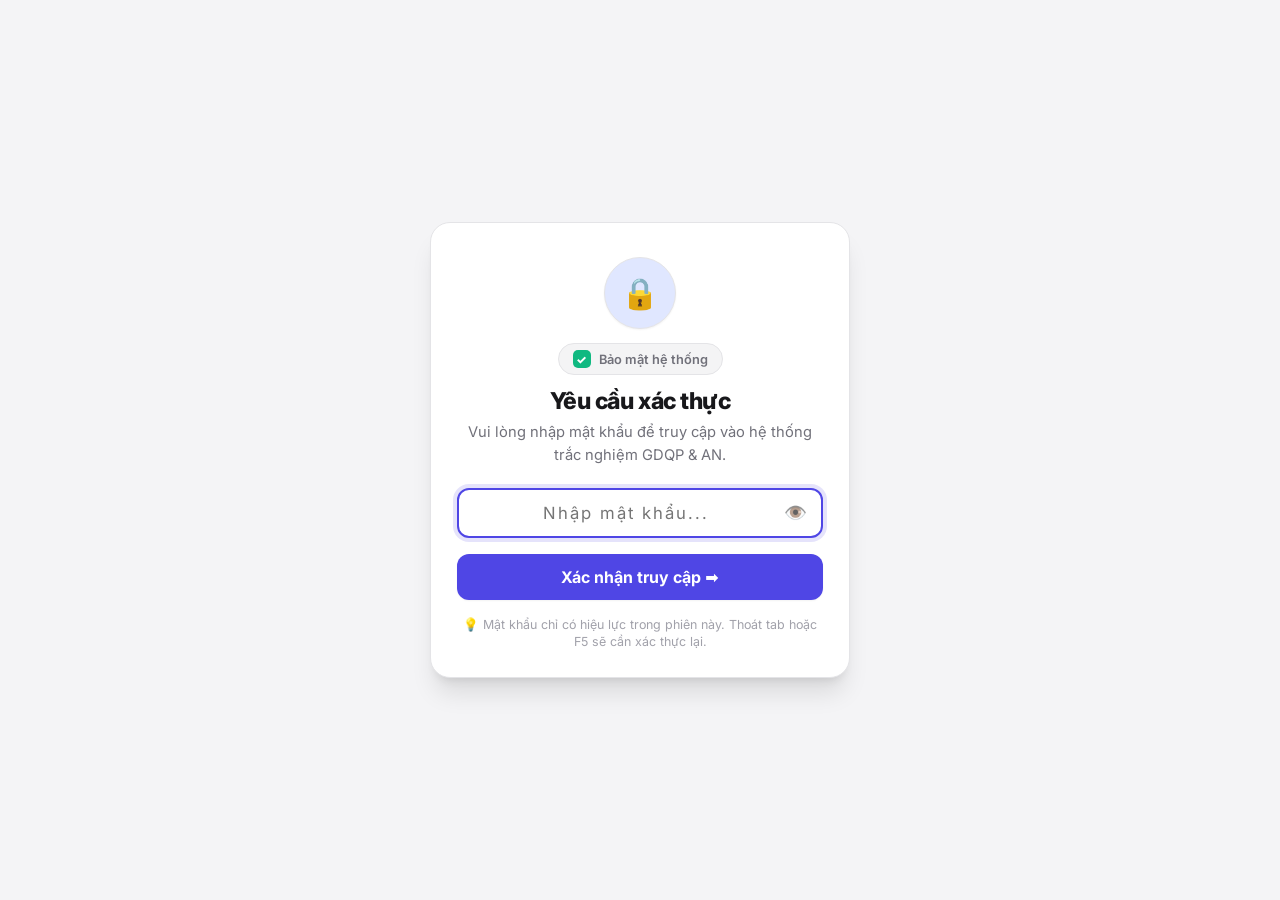
<file: index.html>
<!DOCTYPE html>
<html lang="vi">
<head>
    <meta charset="UTF-8">
    <meta name="viewport" content="width=device-width, initial-scale=1.0">
    <meta name="theme-color" content="#f4f4f6">
    <meta name="description" content="Ôn tập trắc nghiệm Giáo dục Quốc phòng và An ninh (GDQP & AN)">
    <title>GDQP và AN</title>
    <link rel="stylesheet" href="style.css?v=2.3">
    <link rel="preconnect" href="https://fonts.googleapis.com">
    <link rel="preconnect" href="https://fonts.gstatic.com" crossorigin>
    <link href="https://fonts.googleapis.com/css2?family=Inter:wght@400;600;700;800&display=swap" rel="stylesheet">
    <style>
        /* Critical Lock Screen Styles (Bảo đảm luôn hiển thị chuẩn tâm & phủ kín màn hình dù CSS chưa tải xong) */
        .lock-overlay {
            position: fixed !important;
            top: 0 !important;
            left: 0 !important;
            right: 0 !important;
            bottom: 0 !important;
            width: 100vw !important;
            height: 100vh !important;
            z-index: 999999 !important;
            background: #f4f4f6 !important;
            display: flex !important;
            align-items: center !important;
            justify-content: center !important;
            padding: 20px !important;
            box-sizing: border-box !important;
            margin: 0 !important;
            transition: opacity 0.3s ease, visibility 0.3s ease !important;
        }
        [data-theme="dark"] .lock-overlay {
            background: #09090b !important;
        }
        .lock-overlay.hidden {
            display: none !important;
        }
        .lock-card {
            width: min(92vw, 420px) !important;
            background: #ffffff !important;
            border: 1px solid #e4e4e7 !important;
            border-radius: 20px !important;
            padding: 34px 26px 26px !important;
            box-shadow: 0 20px 25px -5px rgba(0, 0, 0, 0.1), 0 8px 10px -6px rgba(0, 0, 0, 0.1) !important;
            text-align: center !important;
            display: flex !important;
            flex-direction: column !important;
            align-items: center !important;
            box-sizing: border-box !important;
            font-family: 'Inter', system-ui, -apple-system, sans-serif !important;
        }
        [data-theme="dark"] .lock-card {
            background: #18181b !important;
            border-color: #27272a !important;
            box-shadow: 0 25px 50px -12px rgba(0, 0, 0, 0.6) !important;
        }
        .lock-icon-wrap {
            width: 72px !important;
            height: 72px !important;
            border-radius: 50% !important;
            background: #e0e7ff !important;
            display: flex !important;
            align-items: center !important;
            justify-content: center !important;
            margin-bottom: 14px !important;
            font-size: 2rem !important;
        }
        [data-theme="dark"] .lock-icon-wrap {
            background: rgba(99, 102, 241, 0.2) !important;
        }
        .lock-title {
            font-size: 1.45rem !important;
            font-weight: 800 !important;
            color: #18181b !important;
            margin: 0 0 6px 0 !important;
        }
        [data-theme="dark"] .lock-title {
            color: #fafafa !important;
        }
        .lock-desc {
            font-size: 0.92rem !important;
            color: #71717a !important;
            line-height: 1.5 !important;
            margin: 0 0 22px 0 !important;
        }
        [data-theme="dark"] .lock-desc {
            color: #a1a1aa !important;
        }
        .lock-form {
            width: 100% !important;
            display: flex !important;
            flex-direction: column !important;
            gap: 12px !important;
        }
        .lock-input-group {
            position: relative !important;
            width: 100% !important;
            display: flex !important;
            align-items: center !important;
        }
        .lock-input {
            width: 100% !important;
            padding: 13px 44px 13px 16px !important;
            font-size: 1.05rem !important;
            font-family: inherit !important;
            border-radius: 12px !important;
            border: 2px solid #e4e4e7 !important;
            background: #f4f4f6 !important;
            color: #18181b !important;
            box-sizing: border-box !important;
            outline: none !important;
            letter-spacing: 2px !important;
            text-align: center !important;
            transition: all 0.2s ease !important;
        }
        [data-theme="dark"] .lock-input {
            background: #27272a !important;
            border-color: #3f3f46 !important;
            color: #fafafa !important;
        }
        .lock-input:focus {
            border-color: #4f46e5 !important;
            background: #ffffff !important;
            box-shadow: 0 0 0 4px rgba(79, 70, 229, 0.15) !important;
        }
        [data-theme="dark"] .lock-input:focus {
            border-color: #6366f1 !important;
            background: #18181b !important;
            box-shadow: 0 0 0 4px rgba(99, 102, 241, 0.25) !important;
        }
        .lock-toggle-pwd {
            position: absolute !important;
            right: 12px !important;
            background: transparent !important;
            border: none !important;
            cursor: pointer !important;
            font-size: 1.15rem !important;
            padding: 4px !important;
            display: flex !important;
            align-items: center !important;
            justify-content: center !important;
        }
        .lock-error {
            background: #fef2f2 !important;
            color: #dc2626 !important;
            border: 1px solid #fecaca !important;
            border-radius: 10px !important;
            padding: 8px 12px !important;
            font-size: 0.85rem !important;
            font-weight: 600 !important;
        }
        [data-theme="dark"] .lock-error {
            background: rgba(239, 68, 68, 0.15) !important;
            border-color: rgba(239, 68, 68, 0.3) !important;
            color: #f87171 !important;
        }
        .lock-submit-btn {
            width: 100% !important;
            padding: 13px !important;
            font-size: 1rem !important;
            font-weight: 700 !important;
            border-radius: 12px !important;
            background: #4f46e5 !important;
            color: #ffffff !important;
            border: none !important;
            cursor: pointer !important;
            transition: all 0.2s ease !important;
        }
        .lock-submit-btn:hover {
            background: #4338ca !important;
            transform: translateY(-1px) !important;
        }
        .lock-hint {
            font-size: 0.78rem !important;
            color: #a1a1aa !important;
            margin: 16px 0 0 0 !important;
            line-height: 1.4 !important;
        }
        .hidden {
            display: none !important;
        }
    </style>
</head>
<body>
    <button id="theme-toggle" class="theme-toggle-btn" type="button" aria-label="Chuyển chế độ sáng/tối" title="Chuyển giao diện sáng / tối">
        <span class="theme-icon">🌙</span>
        <span class="theme-text">Giao diện tối</span>
    </button>

    <!-- ─── Lock Screen (Security Authentication) ─── -->
    <div id="lock-screen" class="lock-overlay">
        <div class="lock-card">
            <div class="lock-icon-wrap">
                <span class="lock-icon">🔒</span>
            </div>
            <div class="brand-badge" style="margin-bottom: 12px;">
                <span class="badge-check">✓</span>
                <span>Bảo mật hệ thống</span>
            </div>
            <h2 class="lock-title">Yêu cầu xác thực</h2>
            <p class="lock-desc">Vui lòng nhập mật khẩu để truy cập vào hệ thống trắc nghiệm GDQP &amp; AN.</p>
            
            <form id="lock-form" class="lock-form" onsubmit="return false;">
                <div class="lock-input-group">
                    <input type="password" id="lock-password-input" class="lock-input" placeholder="Nhập mật khẩu..." autocomplete="current-password" autofocus required>
                    <button type="button" id="lock-toggle-pwd" class="lock-toggle-pwd" aria-label="Hiện/Ẩn mật khẩu" title="Hiện / Ẩn mật khẩu">👁️</button>
                </div>
                <div id="lock-error" class="lock-error hidden">❌ Mật khẩu không chính xác. Vui lòng thử lại!</div>
                <button type="submit" id="lock-submit-btn" class="btn-primary lock-submit-btn">Xác nhận truy cập ➡️</button>
            </form>

            <p class="lock-hint">💡 Mật khẩu chỉ có hiệu lực trong phiên này. Thoát tab hoặc F5 sẽ cần xác thực lại.</p>
        </div>
    </div>

    <div id="home-screen" class="container home-container hidden">
        <div class="brand-badge">
            <span class="badge-check">✓</span>
            <span>GDQP & AN Ôn thi trắc nghiệm</span>
        </div>
        <h1 class="app-title">Giáo Dục Quốc Phòng</h1>
        <p class="app-subtitle">Chọn học phần để bắt đầu luyện tập:</p>
        <div id="subject-list" class="subject-grid"></div>
    </div>

    <div id="quiz-app" class="quiz-wrapper hidden">
        <div class="quiz-main">
            <div class="top-bar">
                <div class="top-actions">
                    <button id="back-home-btn" class="btn-icon" type="button">🏠 Trang chủ</button>
                    <button id="change-mode-btn" class="btn-icon hidden" type="button">🎯 Đổi chế độ</button>
                    <button id="shuffle-btn" class="btn-icon hidden" type="button">🔀 Trộn đề</button>
                </div>
                <h3 id="current-subject-name">Môn học</h3>
            </div>

            <div id="part-selection" class="hidden">
                <h2 class="mode-title">Chọn phần học</h2>
                <div id="part-list" class="chapter-grid"></div>
            </div>

            <div id="mode-selection" class="hidden">
                <div class="mode-header">
                    <h2 class="mode-title">Chọn chế độ học</h2>
                    <p class="mode-subtitle" id="mode-subject-desc">Học phần</p>
                </div>
                <div class="mode-grid">
                    <div class="mode-card practice-card" data-mode="practice">
                        <div class="mode-icon">📚</div>
                        <div class="mode-info">
                            <h3>Luyện tập tự do</h3>
                            <p>Ôn tập theo từng chương hoặc toàn bộ câu hỏi. Hiển thị đáp án đúng/sai ngay lập tức khi chọn.</p>
                        </div>
                        <button class="btn-mode-action" type="button">Vào luyện tập ➡️</button>
                    </div>
                    <div class="mode-card exam-card" data-mode="exam">
                        <span class="mode-badge-tag">Đề thi chuẩn</span>
                        <div class="mode-icon">⏱️</div>
                        <div class="mode-info">
                            <h3>Thi thử</h3>
                            <p>60 câu ngẫu nhiên bốc từ bộ đề, thời gian 50 phút. Chấm điểm thang 10 &amp; tổng hợp đúng/sai.</p>
                        </div>
                        <button class="btn-mode-action btn-mode-exam" type="button">Bắt đầu thi 📝</button>
                    </div>
                </div>
                <div class="mode-actions">
                    <button id="back-home-mode-btn" class="btn-secondary" type="button">🏠 Về danh sách môn học</button>
                </div>
            </div>

            <div id="chapter-selection" class="hidden">
                <h3 class="chapter-title">Chọn nội dung luyện tập</h3>
                <div id="chapter-list" class="chapter-grid"></div>
                <button id="back-mode-btn" class="btn-secondary full-width" type="button">⬅️ Quay lại</button>
            </div>

            <div id="quiz-area" class="hidden">
                <div class="quiz-header">
                    <div class="progress-container">
                        <div class="progress-bar" id="progress-bar"></div>
                    </div>
                    <div class="stats">
                        <span id="page-indicator">Trang 1/1</span>
                        <span id="score-display">Luyện tập</span>
                    </div>
                </div>
                <div id="quiz-list" class="quiz-list-container"></div>
                <div class="quiz-footer">
                    <div class="button-group">
                        <button id="prev-page-btn" class="btn-secondary hidden" type="button">⬅️ Trước</button>
                        <button id="next-page-btn" class="btn-primary" type="button">Sau ➡️</button>
                    </div>
                </div>
            </div>
        </div>

        <div class="quiz-sidebar" id="sidebar-area">
            <div id="timer-box" class="timer-card hidden">
                <span class="timer-icon">⏳</span>
                <span id="timer-text">50:00</span>
            </div>
            <button id="submit-now-btn" class="btn-submit-exam hidden" type="button">📝 NỘP BÀI NGAY</button>

            <div id="progress-tracker" class="progress-tracker-card">
                <h4>📊 Tiến độ làm bài</h4>
                <div class="tracker-bar-wrap">
                    <div class="tracker-fill-correct" id="tracker-fill-correct"></div>
                    <div class="tracker-fill-wrong" id="tracker-fill-wrong"></div>
                </div>
                <div class="tracker-stats" id="tracker-stats"></div>
            </div>
            <button id="summary-btn" class="btn-summary hidden" type="button">📊 Xem tổng hợp kết quả</button>

            <div class="palette-container">
                <h4>Danh sách câu hỏi</h4>
                <div id="question-palette" class="palette-grid"></div>
                <div class="palette-note" id="palette-note">
                    <span class="note-item"><span class="dot done"></span>Đã làm</span>
                    <span class="note-item"><span class="dot current"></span>Trang này</span>
                    <span class="note-item">📌 Đã ghim</span>
                </div>
            </div>
        </div>
    </div>

    <div id="result-modal" class="result-modal hidden">
        <div class="result-content result-content-large" id="result-content">
            <!-- Dynamically filled by JS showResults() -->
        </div>
    </div>

    <div id="exit-modal" class="result-modal hidden">
        <div class="result-content small-modal">
            <h3 class="exit-title">⚠️ Xác nhận thoát?</h3>
            <p class="exit-message">Tiến độ bài làm sẽ bị reset. Bạn có chắc chắn muốn về trang chủ?</p>
            <div class="modal-buttons">
                <button id="close-exit-btn" class="btn-secondary" type="button">Hủy bỏ</button>
                <button id="confirm-exit-btn" class="btn-primary danger" type="button">Đồng ý</button>
            </div>
        </div>
    </div>

    <footer class="app-footer">
        <div class="footer-badge">
            <img src="author.png" alt="Thanh Tùng IFC" class="footer-avatar">
            <span class="footer-text">MADE BY THANH TÙNG IFC</span>
        </div>
    </footer>

    <script src="data.js?v=2.3"></script>
    <script src="script.js?v=2.3"></script>
</body>
</html>
</file>
<file: style.css>
/* ═══════════════════════════════════════════════════════════════════════════
   DESIGN SYSTEM – MINIMALIST MODERN MONOCHROME (MATERIAL INSPIRATION)
   ═══════════════════════════════════════════════════════════════════════════ */

:root {
    /* ── Light Mode Colors (Theo chất liệu ảnh) ── */
    --bg-color: #f4f4f6;
    --card-bg: #ffffff;
    --surface-muted: #f4f4f5;
    --surface-subtle: #fafafa;
    --surface-hover: #ececee;
    --text-main: #09090b;
    --text-muted: #71717a;
    --border: #e4e4e7;
    --border-hover: #a1a1aa;

    /* Pill & Primary (Monochrome Tech Aesthetic) */
    --pill-bg: #18181b;
    --pill-text: #ffffff;
    --pill-hover: #27272a;

    --primary-color: #18181b;
    --primary-text: #ffffff;
    --primary-hover: #27272a;

    --secondary-bg: #ffffff;
    --secondary-border: #e4e4e7;
    --secondary-text: #18181b;
    --secondary-hover: #f4f4f5;

    /* Accents (Mint Green từ checkmark góc trái ảnh & Red tinh tế) */
    --success: #10b981;
    --success-bg: #ecfdf5;
    --success-border: #a7f3d0;
    --success-text: #065f46;

    --danger: #ef4444;
    --danger-bg: #fef2f2;
    --danger-border: #fca5a5;
    --danger-text: #991b1b;

    --warning: #f59e0b;
    --warning-bg: #fffbeb;
    --warning-border: #fde68a;
    --warning-text: #b45309;

    --shadow-sm: 0 1px 2px 0 rgba(0, 0, 0, 0.05);
    --shadow-md: 0 4px 16px -1px rgba(0, 0, 0, 0.06), 0 2px 4px -2px rgba(0, 0, 0, 0.04);
    --shadow-lg: 0 12px 32px -4px rgba(0, 0, 0, 0.08);

    --radius-sm: 8px;
    --radius-md: 12px;
    --radius-lg: 18px;
    --radius-xl: 22px;
    --radius-full: 9999px;

    --transition: 0.2s cubic-bezier(0.16, 1, 0.3, 1);
}

/* ── Dark Mode ── */
[data-theme="dark"] {
    --bg-color: #09090b;
    --card-bg: #18181b;
    --surface-muted: #27272a;
    --surface-subtle: #1f1f23;
    --surface-hover: #323238;
    --text-main: #f4f4f5;
    --text-muted: #a1a1aa;
    --border: #27272a;
    --border-hover: #52525b;

    --pill-bg: #fafafa;
    --pill-text: #09090b;
    --pill-hover: #e4e4e7;

    --primary-color: #fafafa;
    --primary-text: #09090b;
    --primary-hover: #e4e4e7;

    --secondary-bg: #18181b;
    --secondary-border: #27272a;
    --secondary-text: #f4f4f5;
    --secondary-hover: #27272a;

    --success: #10b981;
    --success-bg: rgba(16, 185, 129, 0.15);
    --success-border: rgba(16, 185, 129, 0.35);
    --success-text: #6ee7b7;

    --danger: #ef4444;
    --danger-bg: rgba(239, 68, 68, 0.15);
    --danger-border: rgba(239, 68, 68, 0.35);
    --danger-text: #fca5a5;

    --warning: #f59e0b;
    --warning-bg: rgba(245, 158, 11, 0.15);
    --warning-border: rgba(245, 158, 11, 0.35);
    --warning-text: #fde68a;

    --shadow-sm: 0 1px 2px 0 rgba(0, 0, 0, 0.5);
    --shadow-md: 0 4px 20px rgba(0, 0, 0, 0.45);
    --shadow-lg: 0 12px 36px rgba(0, 0, 0, 0.65);
}

/* ═══════════════════════════════════════════════════════════════════════════
   BASE STYLES & RESET
   ═══════════════════════════════════════════════════════════════════════════ */

* {
    box-sizing: border-box;
    transition: background-color var(--transition), border-color var(--transition), color var(--transition);
}

body {
    margin: 0;
    font-family: 'Inter', -apple-system, BlinkMacSystemFont, "Segoe UI", Roboto, sans-serif;
    background: var(--bg-color);
    color: var(--text-main);
    padding: 24px;
    min-height: 100vh;
    display: flex;
    flex-direction: column;
    -webkit-font-smoothing: antialiased;
}

button {
    font: inherit;
    border: none;
    outline: none;
}

button:focus-visible {
    outline: 2px solid var(--text-main);
    outline-offset: 2px;
}

.hidden {
    display: none !important;
}

/* ═══════════════════════════════════════════════════════════════════════════
   THEME TOGGLE BUTTON (Pill shape floating)
   ═══════════════════════════════════════════════════════════════════════════ */

.theme-toggle-btn {
    position: fixed;
    top: 20px;
    right: 24px;
    z-index: 100000;
    display: inline-flex;
    align-items: center;
    gap: 8px;
    background: var(--card-bg);
    color: var(--text-main);
    border: 1px solid var(--border);
    border-radius: var(--radius-full);
    padding: 8px 16px;
    font-size: 0.85rem;
    font-weight: 600;
    cursor: pointer;
    box-shadow: var(--shadow-sm);
    backdrop-filter: blur(8px);
}

.theme-toggle-btn:hover {
    border-color: var(--border-hover);
    transform: translateY(-1px);
    box-shadow: var(--shadow-md);
}

.theme-icon {
    font-size: 1rem;
    line-height: 1;
}

/* ═══════════════════════════════════════════════════════════════════════════
   LOCK SCREEN (SECURITY AUTHENTICATION)
   ═══════════════════════════════════════════════════════════════════════════ */

.lock-overlay {
    position: fixed;
    top: 0;
    left: 0;
    right: 0;
    bottom: 0;
    width: 100vw;
    height: 100vh;
    inset: 0;
    z-index: 99999;
    background: var(--bg-main);
    display: flex;
    align-items: center;
    justify-content: center;
    padding: 20px;
    box-sizing: border-box;
    transition: opacity 0.3s ease, visibility 0.3s ease;
}

.lock-overlay.hidden {
    display: none !important;
}

.lock-overlay.unlocking {
    opacity: 0;
    visibility: hidden;
    pointer-events: none;
}

.lock-card {
    width: min(92vw, 420px);
    background: var(--card-bg);
    border: 1px solid var(--border);
    border-radius: var(--radius-lg);
    padding: 34px 26px 26px;
    box-shadow: var(--shadow-lg);
    text-align: center;
    display: flex;
    flex-direction: column;
    align-items: center;
    animation: lockCardAppear 0.35s ease;
}

@keyframes lockCardAppear {
    from {
        opacity: 0;
        transform: scale(0.94) translateY(10px);
    }
    to {
        opacity: 1;
        transform: scale(1) translateY(0);
    }
}

.lock-icon-wrap {
    width: 62px;
    height: 62px;
    border-radius: 50%;
    background: var(--surface-muted);
    border: 1px solid var(--border);
    display: flex;
    align-items: center;
    justify-content: center;
    margin-bottom: 14px;
    box-shadow: var(--shadow-sm);
}

.lock-icon {
    font-size: 1.9rem;
    line-height: 1;
}

.lock-title {
    margin: 0 0 8px;
    font-size: 1.35rem;
    font-weight: 800;
    color: var(--text-main);
    letter-spacing: -0.02em;
}

.lock-desc {
    margin: 0 0 20px;
    color: var(--text-muted);
    font-size: 0.9rem;
    line-height: 1.5;
}

.lock-form {
    width: 100%;
    display: flex;
    flex-direction: column;
    gap: 12px;
}

.lock-input-group {
    position: relative;
    width: 100%;
    display: flex;
    align-items: center;
}

.lock-input {
    width: 100%;
    padding: 12px 46px 12px 16px;
    background: var(--surface-subtle);
    border: 1.5px solid var(--border);
    border-radius: var(--radius-md);
    color: var(--text-main);
    font-size: 1rem;
    font-family: inherit;
    outline: none;
    transition: border-color 0.15s ease, box-shadow 0.15s ease;
}

.lock-input:focus {
    border-color: var(--border-hover);
    box-shadow: 0 0 0 3px rgba(0, 0, 0, 0.08);
}

[data-theme="dark"] .lock-input:focus {
    box-shadow: 0 0 0 3px rgba(255, 255, 255, 0.12);
}

.lock-toggle-pwd {
    position: absolute;
    right: 12px;
    background: none;
    border: none;
    font-size: 1.15rem;
    cursor: pointer;
    padding: 4px;
    line-height: 1;
    opacity: 0.7;
    transition: opacity 0.15s ease, transform 0.1s ease;
}

.lock-toggle-pwd:hover {
    opacity: 1;
    transform: scale(1.1);
}

.lock-error {
    color: var(--danger);
    font-size: 0.84rem;
    font-weight: 600;
    text-align: left;
    margin-top: -2px;
}

.lock-submit-btn {
    width: 100%;
    padding: 12px;
    font-size: 0.95rem;
    font-weight: 700;
    margin-top: 4px;
}

.lock-hint {
    margin: 18px 0 0;
    color: var(--text-muted);
    font-size: 0.76rem;
    line-height: 1.4;
}

@keyframes lockShake {
    0%, 100% { transform: translateX(0); }
    20%, 60% { transform: translateX(-8px); }
    40%, 80% { transform: translateX(8px); }
}

.lock-input.shake {
    animation: lockShake 0.4s ease;
    border-color: var(--danger) !important;
}

/* ═══════════════════════════════════════════════════════════════════════════
   HOME SCREEN & CONTAINERS
   ═══════════════════════════════════════════════════════════════════════════ */

.container {
    max-width: 720px;
    margin: 60px auto 30px;
    background: var(--card-bg);
    border: 1px solid var(--border);
    border-radius: var(--radius-xl);
    padding: 2.5rem 2rem;
    box-shadow: var(--shadow-md);
}

.brand-badge {
    display: inline-flex;
    align-items: center;
    gap: 8px;
    background: var(--surface-muted);
    border: 1px solid var(--border);
    border-radius: var(--radius-full);
    padding: 6px 14px;
    font-size: 0.8rem;
    font-weight: 600;
    color: var(--text-muted);
    margin: 0 auto 16px;
}

.brand-badge .badge-check {
    display: inline-flex;
    align-items: center;
    justify-content: center;
    width: 18px;
    height: 18px;
    background: var(--success);
    color: white;
    border-radius: 5px;
    font-size: 0.75rem;
    font-weight: 800;
}

.home-container {
    text-align: center;
}

.app-title {
    margin: 0 0 8px;
    color: var(--text-main);
    font-size: clamp(1.8rem, 4vw, 2.4rem);
    font-weight: 800;
    letter-spacing: -0.03em;
}

.app-subtitle {
    margin: 0 0 28px;
    color: var(--text-muted);
    font-size: 1rem;
    font-weight: 500;
}

.subject-grid {
    display: grid;
    grid-template-columns: repeat(auto-fit, minmax(220px, 1fr));
    gap: 14px;
}

.subject-card {
    border: 1px solid var(--border);
    border-radius: var(--radius-lg);
    background: var(--card-bg);
    padding: 1.4rem 1.2rem;
    cursor: pointer;
    text-align: center;
    box-shadow: var(--shadow-sm);
    display: flex;
    flex-direction: column;
    align-items: center;
}

.subject-card:hover {
    border-color: var(--border-hover);
    transform: translateY(-2px);
    box-shadow: var(--shadow-md);
    background: var(--surface-subtle);
}

.subject-icon {
    font-size: 2.4rem;
    margin-bottom: 10px;
    line-height: 1;
}

.subject-name {
    font-weight: 700;
    font-size: 1.05rem;
    color: var(--text-main);
    margin-bottom: 8px;
}

.subject-count {
    display: inline-block;
    background: var(--surface-muted);
    color: var(--text-muted);
    font-weight: 600;
    font-size: 0.8rem;
    padding: 4px 12px;
    border-radius: var(--radius-full);
}

.subject-card-actions {
    display: flex;
    gap: 8px;
    width: 100%;
    margin-top: 14px;
}

.btn-subject-action {
    flex: 1;
    padding: 8px 10px;
    font-size: 0.82rem;
    font-weight: 700;
    border-radius: var(--radius-full);
    cursor: pointer;
    display: inline-flex;
    align-items: center;
    justify-content: center;
    gap: 4px;
    transition: all 0.15s ease;
    white-space: nowrap;
}

.btn-sub-practice {
    background: var(--surface-muted);
    color: var(--text-main);
    border: 1px solid var(--border);
}

.btn-sub-practice:hover {
    background: var(--surface-hover);
    border-color: var(--border-hover);
    transform: translateY(-1px);
}

.btn-sub-exam {
    background: var(--pill-bg);
    color: var(--pill-text);
    border: 1px solid transparent;
}

.btn-sub-exam:hover {
    background: var(--pill-hover);
    transform: translateY(-1px);
}

/* ═══════════════════════════════════════════════════════════════════════════
   QUIZ APP WRAPPER (LAYOUT MAIN + SIDEBAR)
   ═══════════════════════════════════════════════════════════════════════════ */

.quiz-wrapper {
    max-width: 1240px;
    margin: 20px auto;
    display: flex;
    gap: 20px;
    align-items: flex-start;
}

.quiz-main {
    flex: 2;
    background: var(--card-bg);
    border: 1px solid var(--border);
    border-radius: var(--radius-xl);
    padding: 1.8rem;
    box-shadow: var(--shadow-md);
}

.quiz-sidebar {
    flex: 1;
    background: var(--card-bg);
    border: 1px solid var(--border);
    border-radius: var(--radius-xl);
    padding: 1.4rem;
    box-shadow: var(--shadow-md);
    position: sticky;
    top: 20px;
}

/* ── Top Bar ── */
.top-bar {
    display: flex;
    justify-content: space-between;
    align-items: center;
    gap: 12px;
    border-bottom: 1px solid var(--border);
    padding-bottom: 14px;
    margin-bottom: 22px;
}

.top-actions {
    display: flex;
    gap: 10px;
}

#current-subject-name {
    margin: 0;
    font-size: 1.15rem;
    font-weight: 800;
    color: var(--text-main);
    letter-spacing: -0.02em;
}

/* ── Buttons (Pill & Rounded styles) ── */
.btn-icon {
    display: inline-flex;
    align-items: center;
    gap: 6px;
    background: var(--surface-muted);
    color: var(--text-main);
    border: 1px solid var(--border);
    border-radius: var(--radius-full);
    padding: 8px 14px;
    font-size: 0.85rem;
    font-weight: 600;
    cursor: pointer;
}

.btn-icon:hover {
    background: var(--surface-hover);
    border-color: var(--border-hover);
}

.btn-primary {
    background: var(--pill-bg);
    color: var(--pill-text);
    border: 1px solid transparent;
    border-radius: var(--radius-full);
    padding: 0.75rem 1.4rem;
    font-weight: 600;
    font-size: 0.95rem;
    cursor: pointer;
    box-shadow: var(--shadow-sm);
}

.btn-primary:hover {
    background: var(--pill-hover);
    transform: translateY(-1px);
}

.btn-secondary {
    background: var(--card-bg);
    color: var(--text-main);
    border: 1px solid var(--border);
    border-radius: var(--radius-full);
    padding: 0.75rem 1.4rem;
    font-weight: 600;
    font-size: 0.95rem;
    cursor: pointer;
}

.btn-secondary:hover {
    background: var(--surface-muted);
    border-color: var(--border-hover);
}

.btn-submit-exam {
    background: var(--danger);
    color: white;
    width: 100%;
    margin-bottom: 12px;
    padding: 0.85rem 1rem;
    border-radius: var(--radius-full);
    font-weight: 700;
    font-size: 0.92rem;
    cursor: pointer;
    box-shadow: var(--shadow-sm);
}

.btn-submit-exam:hover {
    filter: brightness(1.08);
    transform: translateY(-1px);
}

/* ═══════════════════════════════════════════════════════════════════════════
   MODE & CHAPTER SELECTION
   ═══════════════════════════════════════════════════════════════════════════ */

.mode-header {
    text-align: center;
    margin-bottom: 22px;
}

.mode-title {
    text-align: center;
    margin: 0;
    color: var(--text-main);
    font-size: 1.3rem;
    font-weight: 700;
}

.mode-subtitle {
    margin: 6px 0 0;
    font-size: 0.95rem;
    color: var(--text-muted);
    font-weight: 600;
}

.chapter-title {
    text-align: center;
    margin: 0 0 20px;
    color: var(--text-main);
    font-size: 1.25rem;
    font-weight: 700;
}

.mode-grid {
    display: grid;
    grid-template-columns: repeat(auto-fit, minmax(260px, 1fr));
    gap: 18px;
}

.mode-card {
    position: relative;
    border: 1px solid var(--border);
    border-radius: var(--radius-lg);
    background: var(--card-bg);
    padding: 26px 20px 22px;
    text-align: center;
    cursor: pointer;
    box-shadow: var(--shadow-sm);
    display: flex;
    flex-direction: column;
    align-items: center;
    justify-content: space-between;
    transition: all 0.2s ease;
}

.mode-card.exam-card {
    border-color: var(--border-hover);
}

.mode-card:hover {
    border-color: var(--border-hover);
    transform: translateY(-2px);
    box-shadow: var(--shadow-md);
    background: var(--surface-subtle);
}

.mode-badge-tag {
    position: absolute;
    top: 12px;
    right: 12px;
    background: var(--surface-muted);
    color: var(--text-main);
    font-size: 0.75rem;
    font-weight: 700;
    padding: 4px 10px;
    border-radius: var(--radius-full);
    border: 1px solid var(--border);
}

.mode-icon {
    font-size: 2.8rem;
    margin-bottom: 12px;
    line-height: 1;
}

.mode-info h3 {
    margin: 0 0 8px;
    font-size: 1.2rem;
    color: var(--text-main);
}

.mode-info p {
    margin: 0;
    color: var(--text-muted);
    font-size: 0.92rem;
    line-height: 1.5;
}

.btn-mode-action {
    margin-top: 20px;
    padding: 9px 20px;
    font-size: 0.9rem;
    font-weight: 700;
    border-radius: var(--radius-full);
    background: var(--surface-muted);
    color: var(--text-main);
    border: 1px solid var(--border);
    cursor: pointer;
    transition: all 0.15s ease;
}

.btn-mode-exam {
    background: var(--pill-bg);
    color: var(--pill-text);
    border-color: transparent;
}

.mode-card:hover .btn-mode-action {
    transform: scale(1.03);
}

.mode-actions {
    margin-top: 24px;
    display: flex;
    justify-content: center;
}

.chapter-grid {
    display: grid;
    gap: 12px;
}

.chapter-card {
    display: flex;
    justify-content: space-between;
    align-items: center;
    padding: 14px 18px;
    border: 1px solid var(--border);
    border-radius: var(--radius-md);
    background: var(--card-bg);
    cursor: pointer;
    box-shadow: var(--shadow-sm);
}

.chapter-card:hover {
    border-color: var(--border-hover);
    background: var(--surface-muted);
    transform: translateX(2px);
}

.chapter-card.locked {
    opacity: 0.5;
    cursor: not-allowed;
}

.chapter-card.locked:hover {
    transform: none;
    border-color: var(--border);
    background: var(--card-bg);
}

.chapter-count {
    background: var(--surface-muted);
    border-radius: var(--radius-full);
    padding: 4px 10px;
    font-size: 0.8rem;
    font-weight: 600;
    color: var(--text-muted);
}

.full-width {
    width: 100%;
    margin-top: 18px;
}

/* ═══════════════════════════════════════════════════════════════════════════
   QUIZ AREA & QUESTION CARDS
   ═══════════════════════════════════════════════════════════════════════════ */

.quiz-header {
    margin-bottom: 22px;
}

.progress-container {
    height: 6px;
    background: var(--surface-muted);
    border-radius: var(--radius-full);
    overflow: hidden;
    margin-bottom: 12px;
}

.progress-bar {
    height: 100%;
    width: 0%;
    background: var(--text-main);
    border-radius: var(--radius-full);
}

.stats {
    display: flex;
    justify-content: space-between;
    color: var(--text-muted);
    font-weight: 600;
    font-size: 0.9rem;
}

.question-card {
    border-bottom: 1px solid var(--border);
    padding-bottom: 22px;
    margin-bottom: 22px;
}

.question-card:last-child {
    border-bottom: none;
    margin-bottom: 0;
}

.question-top {
    display: flex;
    justify-content: space-between;
    align-items: flex-start;
    gap: 12px;
    margin-bottom: 16px;
}

.question-title {
    margin: 0;
    font-weight: 700;
    line-height: 1.55;
    font-size: 1.08rem;
    color: var(--text-main);
    flex: 1;
}

.q-number {
    font-weight: 800;
    color: var(--text-main);
}

/* Pill Tag theo phong cách ảnh (đen tuyền) */
.q-tag {
    display: inline-block;
    background: var(--pill-bg);
    color: var(--pill-text);
    border-radius: var(--radius-full);
    padding: 2px 10px;
    font-size: 0.74rem;
    font-weight: 600;
    margin: 0 6px;
    vertical-align: middle;
}

/* Nút Ghim dạng Pill trắng viền mỏng giống "Filters" trong ảnh */
.btn-pin {
    flex-shrink: 0;
    display: inline-flex;
    align-items: center;
    gap: 5px;
    background: var(--card-bg);
    border: 1px solid var(--border);
    border-radius: var(--radius-full);
    padding: 6px 12px;
    font-size: 0.78rem;
    font-weight: 600;
    color: var(--text-muted);
    cursor: pointer;
    box-shadow: var(--shadow-sm);
}

.btn-pin:hover {
    background: var(--surface-muted);
    border-color: var(--border-hover);
    color: var(--text-main);
}

.btn-pin.pinned {
    background: var(--warning-bg);
    border-color: var(--warning);
    color: var(--warning-text);
}

/* Option Items */
.option-item {
    border: 1px solid var(--border);
    border-radius: var(--radius-md);
    padding: 13px 16px;
    margin-bottom: 10px;
    cursor: pointer;
    background: var(--card-bg);
    font-weight: 500;
    font-size: 0.96rem;
    line-height: 1.45;
    color: var(--text-main);
}

.option-item:hover {
    background: var(--surface-muted);
    border-color: var(--border-hover);
}

/* Trạng thái lựa chọn */
.option-item.selected {
    background: var(--surface-muted);
    border: 2px solid var(--text-main);
    font-weight: 600;
}

.option-item.correct {
    background: var(--success-bg);
    border: 1.5px solid var(--success);
    color: var(--success-text);
    font-weight: 600;
}

.option-item.wrong {
    background: var(--danger-bg);
    border: 1.5px solid var(--danger);
    color: var(--danger-text);
    font-weight: 600;
}

.option-item.disabled {
    pointer-events: none;
}

/* Footer & Buttons */
.quiz-footer {
    margin-top: 24px;
    padding-top: 14px;
    border-top: 1px solid var(--border);
}

.button-group {
    display: flex;
    justify-content: space-between;
    gap: 12px;
}

/* ═══════════════════════════════════════════════════════════════════════════
   SIDEBAR & PROGRESS TRACKER
   ═══════════════════════════════════════════════════════════════════════════ */

.timer-card {
    background: var(--danger-bg);
    color: var(--danger);
    border: 1px solid var(--danger-border);
    border-radius: var(--radius-md);
    padding: 10px 14px;
    text-align: center;
    font-size: 1.45rem;
    font-weight: 800;
    font-family: monospace;
    margin-bottom: 12px;
}

.progress-tracker-card {
    background: var(--surface-muted);
    border: 1px solid var(--border);
    border-radius: var(--radius-md);
    padding: 14px;
    margin-bottom: 12px;
}

.progress-tracker-card h4 {
    margin: 0 0 10px;
    font-size: 0.88rem;
    font-weight: 700;
    color: var(--text-main);
}

.tracker-bar-wrap {
    height: 8px;
    background: var(--border);
    border-radius: var(--radius-full);
    overflow: hidden;
    display: flex;
    margin-bottom: 10px;
}

.tracker-fill-correct {
    height: 100%;
    width: 0%;
    background: var(--success);
}

.tracker-fill-wrong {
    height: 100%;
    width: 0%;
    background: var(--danger);
}

.tracker-stats {
    display: flex;
    gap: 8px 12px;
    flex-wrap: wrap;
    font-size: 0.8rem;
    font-weight: 600;
    color: var(--text-main);
}

.tracker-stat-item {
    display: flex;
    align-items: center;
    gap: 5px;
}

.stat-dot {
    width: 7px;
    height: 7px;
    border-radius: 50%;
    display: inline-block;
}

.stat-dot-correct { background: var(--success); }
.stat-dot-wrong   { background: var(--danger); }
.stat-dot-skip    { background: var(--text-muted); }

/* Nút Summary Sidebar */
.btn-summary {
    width: 100%;
    padding: 0.75rem 1rem;
    border: 1px solid var(--border);
    border-radius: var(--radius-full);
    background: var(--card-bg);
    color: var(--text-main);
    font-weight: 700;
    font-size: 0.88rem;
    cursor: pointer;
    box-shadow: var(--shadow-sm);
    margin-bottom: 14px;
}

.btn-summary:hover {
    background: var(--pill-bg);
    color: var(--pill-text);
    border-color: var(--pill-bg);
}

/* Palette Câu hỏi */
.palette-container h4 {
    margin: 0 0 12px;
    font-size: 0.95rem;
    font-weight: 700;
    color: var(--text-main);
}

.palette-grid {
    display: grid;
    grid-template-columns: repeat(5, minmax(0, 1fr));
    gap: 8px;
}

.palette-item {
    position: relative;
    width: 100%;
    aspect-ratio: 1;
    border: 1px solid var(--border);
    border-radius: 10px;
    background: var(--surface-muted);
    cursor: pointer;
    color: var(--text-muted);
    font-weight: 700;
    font-size: 0.85rem;
    display: flex;
    align-items: center;
    justify-content: center;
}

.palette-item:hover {
    border-color: var(--border-hover);
    background: var(--surface-hover);
}

.palette-item.is-pinned::after {
    content: '📌';
    position: absolute;
    top: -5px;
    right: -4px;
    font-size: 0.65rem;
    line-height: 1;
    pointer-events: none;
}

.palette-item.done {
    background: var(--surface-hover);
    color: var(--text-main);
}

.palette-item.in-page {
    border: 2px solid var(--text-main);
    color: var(--text-main);
    font-weight: 800;
}

.palette-item.palette-correct {
    background: var(--success-bg);
    border-color: var(--success);
    color: var(--success-text);
}

.palette-item.palette-wrong {
    background: var(--danger-bg);
    border-color: var(--danger);
    color: var(--danger-text);
}

.palette-item.palette-skip {
    background: var(--warning-bg);
    border-color: var(--warning);
    color: var(--warning-text);
}

.palette-note {
    display: flex;
    flex-wrap: wrap;
    gap: 12px;
    margin-top: 14px;
    color: var(--text-muted);
    font-size: 0.78rem;
    font-weight: 600;
}

.note-item {
    display: inline-flex;
    align-items: center;
}

.dot {
    width: 8px;
    height: 8px;
    display: inline-block;
    border-radius: 50%;
    margin-right: 6px;
}

.dot.done { background: var(--text-main); }
.dot.current { border: 2px solid var(--text-main); }
.dot.dot-correct { background: var(--success); }
.dot.dot-wrong   { background: var(--danger); }
.dot.dot-skip    { background: var(--warning); }

/* ═══════════════════════════════════════════════════════════════════════════
   RESULT MODAL (LARGE / RICH LAYOUT)
   ═══════════════════════════════════════════════════════════════════════════ */

.result-modal {
    position: fixed;
    inset: 0;
    background: rgba(0, 0, 0, 0.5);
    backdrop-filter: blur(6px);
    display: flex;
    justify-content: center;
    align-items: center;
    z-index: 100;
    padding: 16px;
}

.result-content {
    background: var(--card-bg);
    border: 1px solid var(--border);
    border-radius: var(--radius-xl);
    padding: 30px 24px;
    box-shadow: var(--shadow-lg);
    text-align: center;
}

.result-content-large {
    width: min(94vw, 620px);
    max-height: 90vh;
    overflow-y: auto;
    text-align: center;
    padding: 28px 24px;
}

.small-modal {
    width: min(90vw, 420px);
}

.restore-icon {
    font-size: 2.5rem;
    line-height: 1;
    margin-bottom: 0.25rem;
}

.result-title-text {
    margin: 0 0 8px;
    font-size: 1.45rem;
    font-weight: 800;
    color: var(--text-main);
    letter-spacing: -0.02em;
}

.result-subtitle-mode {
    text-align: center;
    color: var(--text-muted);
    font-size: 0.9rem;
    margin: -2px 0 16px;
    font-weight: 600;
}

/* ── Donut Score Ring ── */
.score-ring-wrap {
    display: flex;
    justify-content: center;
    margin: 18px 0 10px;
}

.score-ring {
    width: 130px;
    height: 130px;
    border-radius: 50%;
    background: conic-gradient(
        var(--success) 0% var(--correct-pct),
        var(--danger) var(--correct-pct) calc(var(--correct-pct) + var(--wrong-pct)),
        var(--surface-muted) calc(var(--correct-pct) + var(--wrong-pct)) 100%
    );
    display: flex;
    align-items: center;
    justify-content: center;
}

.score-ring-inner {
    width: 98px;
    height: 98px;
    border-radius: 50%;
    background: var(--card-bg);
    display: flex;
    flex-direction: column;
    align-items: center;
    justify-content: center;
}

.score-ring-value {
    font-size: 2.2rem;
    font-weight: 800;
    line-height: 1;
    color: var(--text-main);
}

.score-ring-label {
    font-size: 0.78rem;
    color: var(--text-muted);
    font-weight: 600;
}

.score-high .score-ring-value { color: var(--success); }
.score-mid  .score-ring-value { color: var(--warning-text); }
.score-low  .score-ring-value { color: var(--danger); }

.result-feedback {
    font-weight: 700;
    font-size: 1.05rem;
    color: var(--text-main);
    margin: 8px 0 18px;
}

/* ── Stats Row (4 Cards) ── */
.result-stats-row {
    display: grid;
    grid-template-columns: repeat(4, 1fr);
    gap: 10px;
    margin-bottom: 20px;
}

.stat-card {
    border-radius: var(--radius-md);
    padding: 12px 6px;
    text-align: center;
    border: 1px solid var(--border);
}

.stat-card-correct {
    background: var(--success-bg);
    border-color: var(--success-border);
}

.stat-card-wrong {
    background: var(--danger-bg);
    border-color: var(--danger-border);
}

.stat-card-skip {
    background: var(--surface-muted);
    border-color: var(--border);
}

.stat-card-pin {
    background: var(--warning-bg);
    border-color: var(--warning-border);
}

.stat-card-num {
    display: block;
    font-size: 1.5rem;
    font-weight: 800;
    line-height: 1.2;
}

.stat-card-correct .stat-card-num { color: var(--success); }
.stat-card-wrong   .stat-card-num { color: var(--danger); }
.stat-card-skip    .stat-card-num { color: var(--text-main); }
.stat-card-pin     .stat-card-num { color: var(--warning-text); }

.stat-card-label {
    display: block;
    font-size: 0.76rem;
    font-weight: 700;
    margin-top: 2px;
}

.stat-card-pct {
    display: block;
    font-size: 0.72rem;
    color: var(--text-muted);
    margin-top: 2px;
}

/* ── Result Detail Accordions ── */
.result-details-section {
    text-align: left;
    margin-bottom: 18px;
}

.result-detail-group {
    border: 1px solid var(--border);
    border-radius: var(--radius-md);
    margin-bottom: 10px;
    overflow: hidden;
    background: var(--card-bg);
}

.detail-summary {
    padding: 12px 14px;
    font-weight: 700;
    cursor: pointer;
    user-select: none;
    font-size: 0.92rem;
    list-style: none;
    display: flex;
    align-items: center;
    gap: 8px;
}

.detail-summary::-webkit-details-marker { display: none; }
.detail-summary::before {
    content: '▶';
    font-size: 0.65rem;
    transition: transform var(--transition);
    color: var(--text-muted);
}
details[open] .detail-summary::before {
    transform: rotate(90deg);
}

.wrong-summary { background: var(--danger-bg); color: var(--danger-text); }
.skip-summary  { background: var(--surface-muted); color: var(--text-main); }
.pin-summary   { background: var(--warning-bg); color: var(--warning-text); }

.detail-list {
    padding: 0;
    max-height: 280px;
    overflow-y: auto;
}

.detail-item {
    padding: 11px 14px;
    border-top: 1px solid var(--border);
    cursor: pointer;
}

.detail-item:hover {
    background: var(--surface-muted);
}

.detail-q-header {
    font-size: 0.88rem;
    margin-bottom: 4px;
    display: flex;
    align-items: center;
    gap: 6px;
    flex-wrap: wrap;
    color: var(--text-main);
}

.badge-pin-tag {
    display: inline-block;
    background: var(--warning-bg);
    color: var(--warning-text);
    border: 1px solid var(--warning-border);
    border-radius: var(--radius-full);
    padding: 1px 8px;
    font-size: 0.72rem;
    font-weight: 700;
}

.detail-q-text {
    font-size: 0.85rem;
    color: var(--text-muted);
    margin-bottom: 6px;
    line-height: 1.45;
    display: -webkit-box;
    -webkit-line-clamp: 2;
    -webkit-box-orient: vertical;
    overflow: hidden;
}

.detail-answers {
    display: flex;
    flex-direction: column;
    gap: 4px;
}

.answer-badge {
    font-size: 0.78rem;
    font-weight: 600;
    padding: 4px 10px;
    border-radius: var(--radius-full);
    display: inline-block;
}

.wrong-badge {
    background: var(--danger-bg);
    color: var(--danger-text);
}

.correct-badge {
    background: var(--success-bg);
    color: var(--success-text);
}

.skip-badge {
    background: var(--surface-muted);
    color: var(--text-muted);
}

/* ── Result Actions ── */
.result-actions {
    margin-top: 14px;
    padding-top: 16px;
    border-top: 1px solid var(--border);
    display: flex;
    justify-content: center;
    gap: 10px;
    flex-wrap: wrap;
}

.danger-btn {
    background: var(--danger) !important;
    border-color: var(--danger) !important;
    color: white !important;
}

.danger-btn:hover {
    filter: brightness(1.08);
}

.warning-btn {
    background: var(--warning) !important;
    border-color: var(--warning) !important;
    color: white !important;
}

.warning-btn:hover {
    filter: brightness(1.08);
}

.modal-buttons {
    display: flex;
    justify-content: center;
    gap: 10px;
    flex-wrap: wrap;
}

.danger {
    background: var(--danger) !important;
    border-color: var(--danger) !important;
    color: white !important;
}

.exit-title {
    margin-top: 0;
    color: var(--danger);
    font-size: 1.2rem;
}

.exit-message {
    color: var(--text-muted);
    margin-bottom: 22px;
    line-height: 1.5;
}

/* ── Animations ── */
.confirm-overlay {
    animation: fadeIn 0.15s ease;
}

@keyframes fadeIn {
    from { opacity: 0; }
    to   { opacity: 1; }
}

/* ═══════════════════════════════════════════════════════════════════════════
   FOOTER (MADE BY THANH TÙNG IFC)
   ═══════════════════════════════════════════════════════════════════════════ */

.app-footer {
    display: flex;
    justify-content: center;
    align-items: center;
    padding: 36px 16px 20px;
    margin-top: auto;
}

.footer-badge {
    display: inline-flex;
    align-items: center;
    gap: 12px;
    background: var(--card-bg);
    border: 1px solid var(--border);
    border-radius: var(--radius-full);
    padding: 6px 20px 6px 8px;
    box-shadow: var(--shadow-sm);
    user-select: none;
    cursor: default;
}

.footer-badge:hover {
    transform: translateY(-2px);
    box-shadow: var(--shadow-md);
    border-color: var(--border-hover);
}

.footer-avatar {
    width: 36px;
    height: 36px;
    border-radius: 50%;
    object-fit: cover;
    border: 1.5px solid var(--border);
    box-shadow: 0 1px 3px rgba(0, 0, 0, 0.12);
}

.footer-text {
    font-size: 0.82rem;
    font-weight: 800;
    letter-spacing: 0.08em;
    color: var(--text-main);
    text-transform: uppercase;
}

/* ═══════════════════════════════════════════════════════════════════════════
   RESPONSIVE (MOBILE & TABLET DEEP OPTIMIZATIONS)
   ═══════════════════════════════════════════════════════════════════════════ */

html {
    scroll-behavior: smooth;
    -webkit-text-size-adjust: 100%;
}

body {
    overflow-x: hidden;
    -webkit-tap-highlight-color: transparent;
    touch-action: manipulation;
}

/* Touch active feedback for mobile */
@media (hover: none) and (pointer: coarse) {
    .option-item:active,
    .subject-card:active,
    .chapter-card:active,
    .mode-card:active,
    .btn-primary:active,
    .btn-secondary:active,
    .btn-icon:active,
    .btn-pin:active,
    .palette-item:active {
        transform: scale(0.985);
        opacity: 0.92;
    }
}

@media (max-width: 768px) {
    body {
        padding: 12px 10px;
    }

    /* Floating Theme Toggle on Mobile: Compact Round Pill */
    .theme-toggle-btn {
        top: 10px;
        right: 10px;
        width: 38px;
        height: 38px;
        padding: 0;
        border-radius: 50%;
        display: inline-flex;
        align-items: center;
        justify-content: center;
        box-shadow: var(--shadow-md);
    }

    .theme-toggle-btn .theme-text {
        display: none;
    }

    .theme-toggle-btn .theme-icon {
        font-size: 1.15rem;
    }

    /* Home Container */
    .container {
        margin-top: 48px;
        padding: 1.6rem 1.1rem;
        border-radius: 16px;
    }

    .app-title {
        font-size: 1.6rem;
    }

    .app-subtitle {
        font-size: 0.92rem;
        margin-bottom: 20px;
    }

    .brand-badge {
        font-size: 0.74rem;
        padding: 5px 12px;
    }

    .subject-grid {
        grid-template-columns: 1fr;
        gap: 12px;
    }

    /* Quiz Layout */
    .quiz-wrapper {
        flex-direction: column;
        margin: 10px auto;
        gap: 14px;
        width: 100%;
    }

    .quiz-main {
        padding: 14px 12px;
        border-radius: 16px;
        width: 100%;
    }

    /* Disable sticky sidebar on mobile so it doesn't float over questions */
    .quiz-sidebar {
        position: static !important;
        width: 100%;
        padding: 14px 12px;
        border-radius: 16px;
    }

    /* Top Bar */
    .top-bar {
        flex-direction: column-reverse;
        align-items: stretch;
        gap: 12px;
        margin-bottom: 16px;
        padding-bottom: 12px;
    }

    #current-subject-name {
        text-align: center;
        font-size: 1.05rem;
    }

    .top-actions {
        display: flex;
        gap: 8px;
        width: 100%;
    }

    .top-actions .btn-icon {
        flex: 1;
        justify-content: center;
        padding: 8px 10px;
        font-size: 0.82rem;
    }

    /* Question & Options */
    .question-card {
        padding-bottom: 18px;
        margin-bottom: 18px;
    }

    .question-top {
        gap: 8px;
        margin-bottom: 12px;
    }

    .question-title {
        font-size: 0.98rem;
        line-height: 1.5;
    }

    .btn-pin {
        padding: 4px 8px;
        font-size: 0.74rem;
    }

    .option-item {
        padding: 11px 13px;
        font-size: 0.92rem;
        line-height: 1.4;
        border-radius: 10px;
        margin-bottom: 8px;
        min-height: 44px;
        display: flex;
        align-items: center;
    }

    /* Navigation button group (Thumb friendly) */
    .button-group {
        display: flex;
        gap: 10px;
        width: 100%;
    }

    .button-group button {
        flex: 1;
        padding: 12px 14px;
        font-size: 0.95rem;
        text-align: center;
        justify-content: center;
    }

    /* Palette */
    .palette-grid {
        grid-template-columns: repeat(5, 1fr);
        gap: 6px;
    }

    .palette-item {
        min-height: 42px;
        font-size: 0.85rem;
        border-radius: 8px;
    }

    .palette-note {
        justify-content: center;
        gap: 10px;
        font-size: 0.74rem;
    }

    /* Modal Kết quả */
    .result-content-large {
        width: 95vw;
        max-height: 88vh;
        padding: 20px 14px;
        border-radius: 18px;
    }

    .result-title-text {
        font-size: 1.25rem;
    }

    .score-ring {
        width: 105px;
        height: 105px;
    }

    .score-ring-inner {
        width: 78px;
        height: 78px;
    }

    .score-ring-value {
        font-size: 1.7rem;
    }

    .result-stats-row {
        grid-template-columns: repeat(2, 1fr);
        gap: 8px;
    }

    .stat-card {
        padding: 10px 4px;
    }

    .stat-card-num {
        font-size: 1.3rem;
    }

    /* Result Action Buttons (Full width on mobile) */
    .result-actions {
        flex-direction: column;
        width: 100%;
        gap: 8px;
    }

    .result-actions button {
        width: 100%;
        padding: 12px;
        font-size: 0.92rem;
    }

    /* Footer Mobile */
    .app-footer {
        padding: 26px 12px 16px;
    }

    .footer-badge {
        padding: 5px 14px 5px 6px;
        gap: 8px;
    }

    .footer-avatar {
        width: 30px;
        height: 30px;
    }

    .footer-text {
        font-size: 0.75rem;
    }

    .subject-card-actions {
        flex-direction: column;
    }
}
</file>
